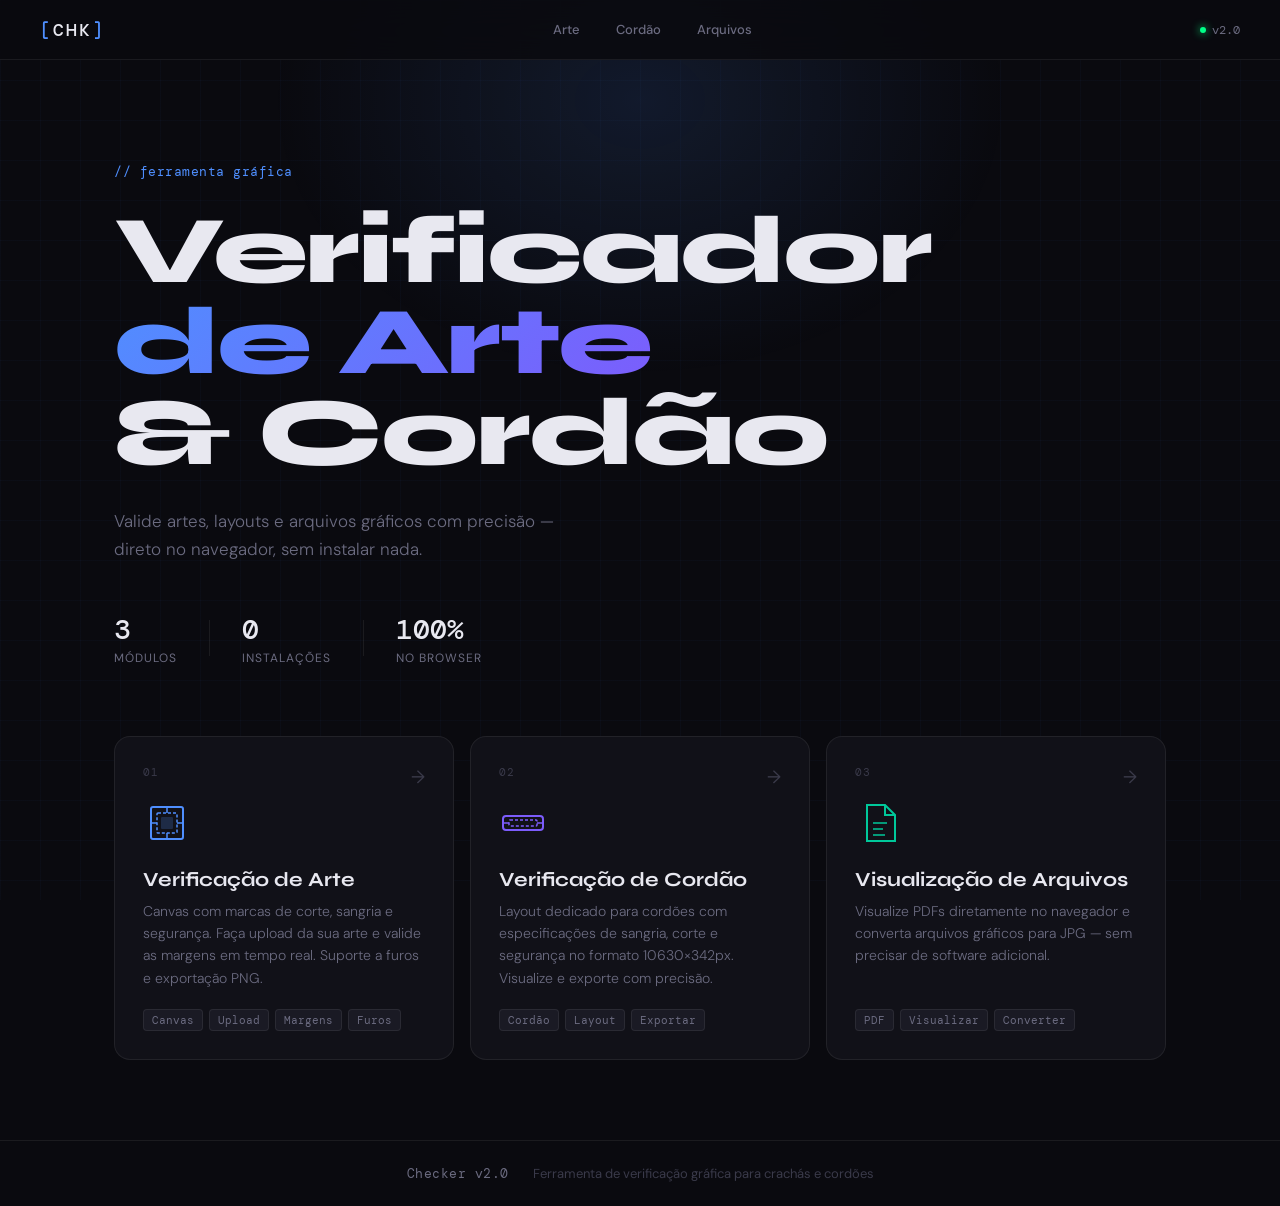
<file: index.html>
<!DOCTYPE html>
<html lang="pt-BR">
<head>
  <meta charset="UTF-8">
  <meta name="viewport" content="width=device-width, initial-scale=1.0">
  <title>Checker — Verificador Gráfico</title>
  <link rel="preconnect" href="https://fonts.googleapis.com">
  <link href="https://fonts.googleapis.com/css2?family=DM+Mono:wght@400;500&family=Syne:wght@700;800&family=DM+Sans:ital,wght@0,300;0,400;0,500;1,300&display=swap" rel="stylesheet">
  <link rel="stylesheet" href="index-style.css">
</head>
<body>
  <div class="bg-grid"></div>
  <div class="bg-glow"></div>

  <header>
    <div class="logo"><span class="logo-bracket">[</span>CHK<span class="logo-bracket">]</span></div>
    <nav>
      <a href="Checker_Documents/arte.html">Arte</a>
      <a href="Checker_Documents/cordao.html">Cordão</a>
      <a href="Checker_Documents/arquivo.html">Arquivos</a>
    </nav>
    <div class="header-tag"><span class="dot"></span>v2.0</div>
  </header>

  <main>
    <section class="hero">
      <div class="hero-label"><span class="mono">// ferramenta gráfica</span></div>
      <h1>Verificador<br><em>de Arte</em><br>&amp; Cordão</h1>
      <p class="hero-desc">Valide artes, layouts e arquivos gráficos com precisão — direto no navegador, sem instalar nada.</p>
      <div class="hero-stats">
        <div class="stat"><span class="stat-num">3</span><span class="stat-label">módulos</span></div>
        <div class="stat-div"></div>
        <div class="stat"><span class="stat-num">0</span><span class="stat-label">instalações</span></div>
        <div class="stat-div"></div>
        <div class="stat"><span class="stat-num">100%</span><span class="stat-label">no browser</span></div>
      </div>
    </section>

    <section class="cards">

      <a href="Checker_Documents/arte.html" class="card card--arte">
        <div class="card-num mono">01</div>
        <div class="card-icon">
          <svg viewBox="0 0 48 48" fill="none" xmlns="http://www.w3.org/2000/svg">
            <rect x="8" y="8" width="32" height="32" rx="2" stroke="currentColor" stroke-width="2"/>
            <rect x="14" y="14" width="20" height="20" rx="1" stroke="currentColor" stroke-width="1.5" stroke-dasharray="3 2"/>
            <rect x="18" y="18" width="12" height="12" rx="1" fill="currentColor" opacity="0.2"/>
            <line x1="24" y1="8" x2="24" y2="14" stroke="currentColor" stroke-width="1.5"/>
            <line x1="24" y1="34" x2="24" y2="40" stroke="currentColor" stroke-width="1.5"/>
            <line x1="8" y1="24" x2="14" y2="24" stroke="currentColor" stroke-width="1.5"/>
            <line x1="34" y1="24" x2="40" y2="24" stroke="currentColor" stroke-width="1.5"/>
          </svg>
        </div>
        <div class="card-content">
          <h2>Verificação de Arte</h2>
          <p>Canvas com marcas de corte, sangria e segurança. Faça upload da sua arte e valide as margens em tempo real. Suporte a furos e exportação PNG.</p>
        </div>
        <div class="card-tags">
          <span>Canvas</span><span>Upload</span><span>Margens</span><span>Furos</span>
        </div>
        <div class="card-arrow">→</div>
      </a>

      <a href="Checker_Documents/cordao.html" class="card card--cordao">
        <div class="card-num mono">02</div>
        <div class="card-icon">
          <svg viewBox="0 0 48 48" fill="none" xmlns="http://www.w3.org/2000/svg">
            <rect x="4" y="17" width="40" height="14" rx="3" stroke="currentColor" stroke-width="2"/>
            <rect x="10" y="21" width="28" height="6" rx="1" stroke="currentColor" stroke-width="1.5" stroke-dasharray="3 2"/>
            <line x1="4" y1="24" x2="10" y2="24" stroke="currentColor" stroke-width="1.5"/>
            <line x1="38" y1="24" x2="44" y2="24" stroke="currentColor" stroke-width="1.5"/>
          </svg>
        </div>
        <div class="card-content">
          <h2>Verificação de Cordão</h2>
          <p>Layout dedicado para cordões com especificações de sangria, corte e segurança no formato 10630×342px. Visualize e exporte com precisão.</p>
        </div>
        <div class="card-tags">
          <span>Cordão</span><span>Layout</span><span>Exportar</span>
        </div>
        <div class="card-arrow">→</div>
      </a>

      <a href="Checker_Documents/arquivo.html" class="card card--arquivo">
        <div class="card-num mono">03</div>
        <div class="card-icon">
          <svg viewBox="0 0 48 48" fill="none" xmlns="http://www.w3.org/2000/svg">
            <path d="M12 6H30L40 16V42H12V6Z" stroke="currentColor" stroke-width="2"/>
            <path d="M30 6V16H40" stroke="currentColor" stroke-width="2"/>
            <line x1="18" y1="24" x2="32" y2="24" stroke="currentColor" stroke-width="1.5"/>
            <line x1="18" y1="30" x2="28" y2="30" stroke="currentColor" stroke-width="1.5"/>
            <line x1="18" y1="36" x2="30" y2="36" stroke="currentColor" stroke-width="1.5"/>
          </svg>
        </div>
        <div class="card-content">
          <h2>Visualização de Arquivos</h2>
          <p>Visualize PDFs diretamente no navegador e converta arquivos gráficos para JPG — sem precisar de software adicional.</p>
        </div>
        <div class="card-tags">
          <span>PDF</span><span>Visualizar</span><span>Converter</span>
        </div>
        <div class="card-arrow">→</div>
      </a>

    </section>
  </main>

  <footer>
    <span class="mono">Checker v2.0</span>
    <span>Ferramenta de verificação gráfica para crachás e cordões</span>
  </footer>
</body>
</html>
</file>
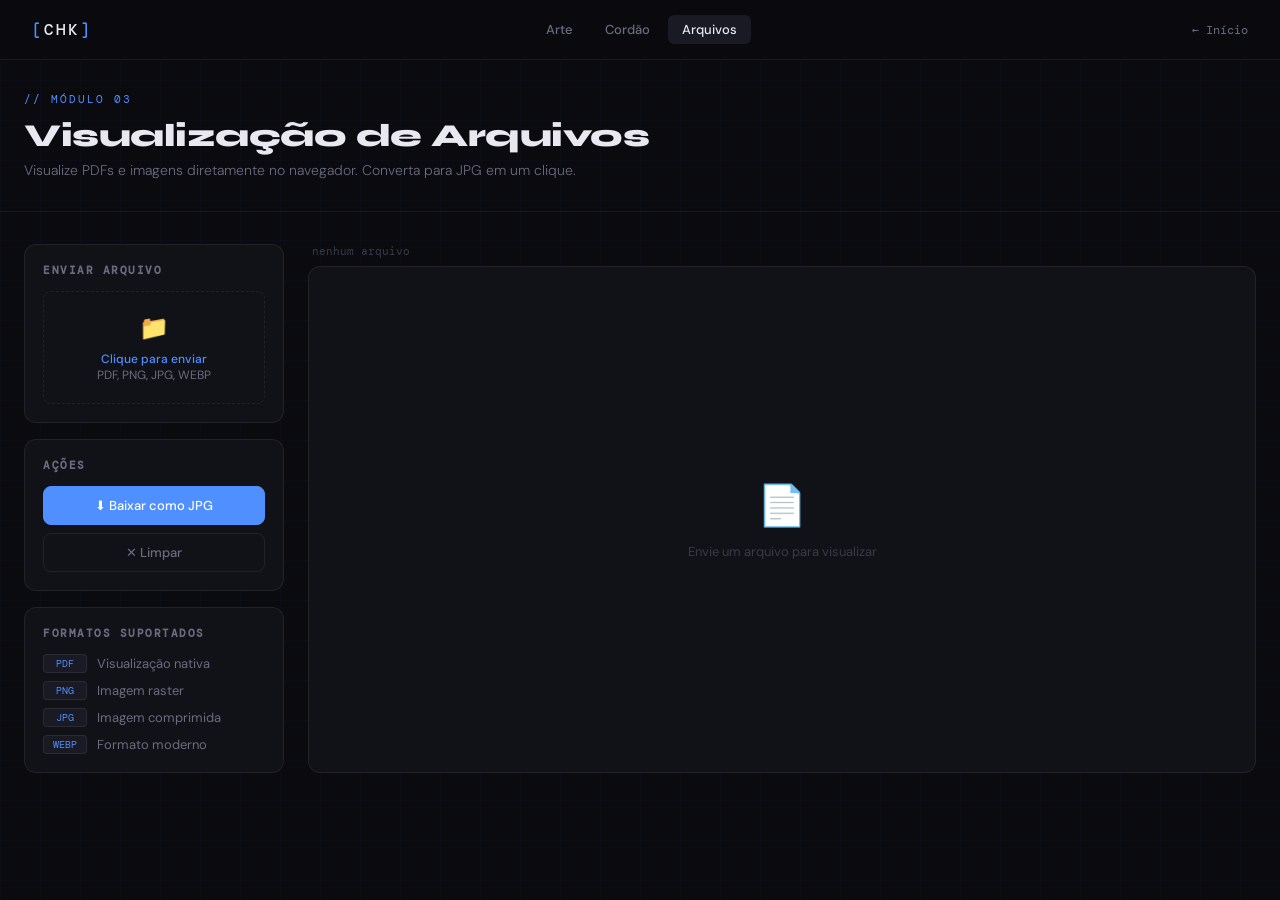
<file: Checker_Documents/arquivo.html>
<!DOCTYPE html>
<html lang="pt-BR">
<head>
  <meta charset="UTF-8">
  <meta name="viewport" content="width=device-width, initial-scale=1.0">
  <title>Visualização de Arquivos — Checker</title>
  <link rel="preconnect" href="https://fonts.googleapis.com">
  <link href="https://fonts.googleapis.com/css2?family=DM+Mono:wght@400;500&family=Syne:wght@700;800&family=DM+Sans:ital,wght@0,300;0,400;0,500;1,300&display=swap" rel="stylesheet">
  <link rel="stylesheet" href="shared.css">
  <link rel="stylesheet" href="arquivo.css">
</head>
<body>
  <div class="bg-grid"></div>

  <header>
    <a href="../index.html" class="logo"><span class="logo-bracket">[</span>CHK<span class="logo-bracket">]</span></a>
    <nav>
      <a href="arte.html">Arte</a>
      <a href="cordao.html">Cordão</a>
      <a href="arquivo.html" class="active">Arquivos</a>
    </nav>
    <a href="../index.html" class="header-back">← Início</a>
  </header>

  <div class="page-wrapper">
    <div class="page-header">
      <div class="page-tag">// módulo 03</div>
      <h1>Visualização de Arquivos</h1>
      <p>Visualize PDFs e imagens diretamente no navegador. Converta para JPG em um clique.</p>
    </div>

    <div class="workspace workspace--arquivo">

      <!-- Sidebar esquerda -->
      <div class="sidebar sidebar--arquivo">

        <div class="sidebar-block">
          <h3>Enviar Arquivo</h3>
          <div class="upload-zone" id="upload-zone">
            <input type="file" id="file-upload" accept=".pdf,image/*">
            <div class="upload-zone-icon">📁</div>
            <p><strong>Clique para enviar</strong><br>PDF, PNG, JPG, WEBP</p>
          </div>
          <div id="file-info" class="file-info" style="display:none">
            <span class="mono" id="file-name">—</span>
            <span class="mono" id="file-size" style="color:var(--text-dim)">—</span>
          </div>
        </div>

        <div class="sidebar-block">
          <h3>Ações</h3>
          <div style="display:flex;flex-direction:column;gap:8px">
            <button class="btn btn-primary" id="convert-file" disabled>⬇ Baixar como JPG</button>
            <button class="btn btn-ghost" id="clear-file" disabled>✕ Limpar</button>
          </div>
        </div>

        <div class="sidebar-block">
          <h3>Formatos suportados</h3>
          <div class="format-list">
            <div class="format-item"><span class="format-badge">PDF</span><span>Visualização nativa</span></div>
            <div class="format-item"><span class="format-badge">PNG</span><span>Imagem raster</span></div>
            <div class="format-item"><span class="format-badge">JPG</span><span>Imagem comprimida</span></div>
            <div class="format-item"><span class="format-badge">WEBP</span><span>Formato moderno</span></div>
          </div>
        </div>

      </div>

      <!-- Preview -->
      <div class="preview-outer">
        <div class="preview-toolbar">
          <span class="mono" style="font-size:11px;color:var(--text-dim)" id="preview-label">nenhum arquivo</span>
          <span class="status-badge status-ok" id="status-badge" style="display:none">ok</span>
        </div>
        <div class="preview-area" id="file-preview">
          <div class="preview-empty">
            <div class="preview-empty-icon">📄</div>
            <p>Envie um arquivo para visualizar</p>
          </div>
        </div>
      </div>

    </div>
  </div>

  <script src="visualizacao-arquivos.js"></script>
</body>
</html>
</file>
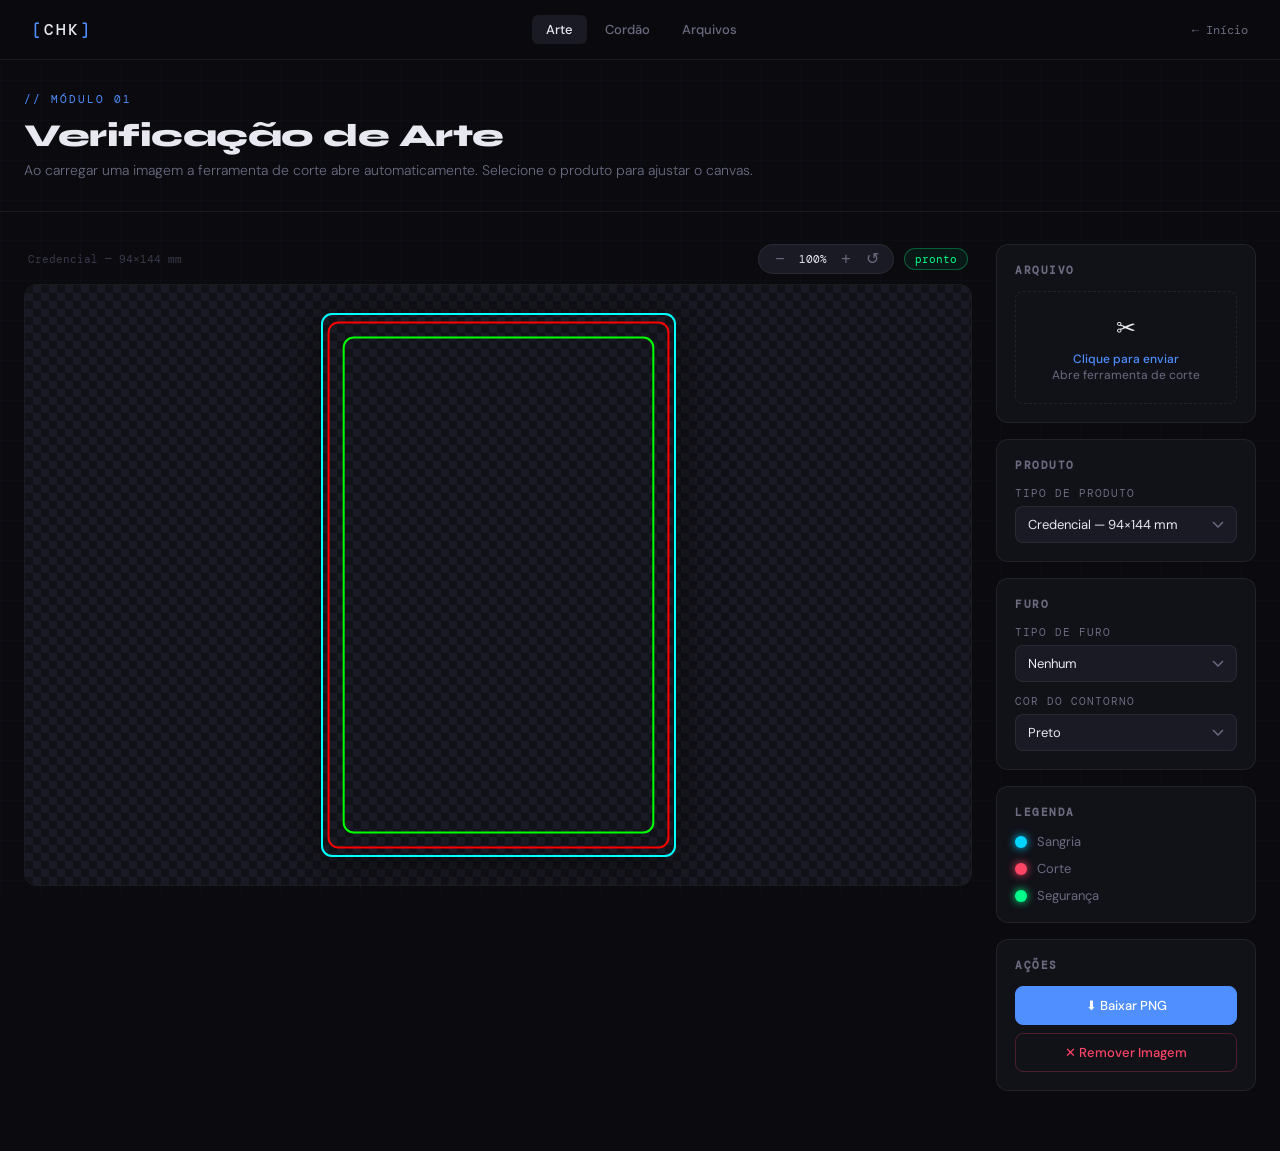
<file: Checker_Documents/arte.html>
<!DOCTYPE html>
<html lang="pt-BR">
<head>
  <meta charset="UTF-8">
  <meta name="viewport" content="width=device-width, initial-scale=1.0">
  <title>Verificação de Arte — Checker</title>
  <link rel="preconnect" href="https://fonts.googleapis.com">
  <link href="https://fonts.googleapis.com/css2?family=DM+Mono:wght@400;500&family=Syne:wght@700;800&family=DM+Sans:ital,wght@0,300;0,400;0,500;1,300&display=swap" rel="stylesheet">
  <link rel="stylesheet" href="shared.css">
  <link rel="stylesheet" href="arte.css">
</head>
<body>
<div class="bg-grid"></div>

<!-- ═══════════ CROP MODAL ═══════════ -->
<div id="crop-modal" class="crop-overlay">
  <div class="crop-box">
    <div class="crop-header">
      <div>
        <span class="crop-title">✂ Ferramenta de Corte</span>
        <p class="crop-hint">Arraste para selecionar a área da arte. Use o seletor para ajustar ao produto.</p>
      </div>
      <button id="crop-modal-close" class="crop-x">✕</button>
    </div>
    <div class="crop-prod-row">
      <label class="crop-prod-lbl">Ajustar ao produto:</label>
      <select id="crop-prod-sel">
        <option value="credencial">Credencial — 94×144 mm</option>
        <option value="cracha">Crachá — 57×88 mm</option>
        <option value="carteirinha">Carteirinha — 88×57 mm</option>
      </select>
    </div>
    <div class="crop-canvas-wrap">
      <canvas id="crop-canvas"></canvas>
    </div>
    <div class="crop-actions">
      <button id="crop-cancel"  class="btn btn-ghost">Cancelar</button>
      <button id="crop-confirm" class="btn btn-primary">✂ Aplicar Corte</button>
    </div>
  </div>
</div>
<!-- ══════════════════════════════════ -->

<header>
  <a href="../index.html" class="logo"><span class="logo-bracket">[</span>CHK<span class="logo-bracket">]</span></a>
  <nav>
    <a href="arte.html" class="active">Arte</a>
    <a href="cordao.html">Cordão</a>
    <a href="arquivo.html">Arquivos</a>
  </nav>
  <a href="../index.html" class="header-back">← Início</a>
</header>

<div class="page-wrapper">
  <div class="page-header">
    <div class="page-tag">// módulo 01</div>
    <h1>Verificação de Arte</h1>
    <p>Ao carregar uma imagem a ferramenta de corte abre automaticamente. Selecione o produto para ajustar o canvas.</p>
  </div>

  <div class="workspace">

    <!-- Canvas -->
    <div class="canvas-outer">
      <div class="canvas-toolbar">
        <span id="canvas-size-label" class="mono" style="font-size:11px;color:var(--text-dim)">Credencial — 94×144 mm</span>
        <div class="canvas-toolbar-right">
          <div class="zoom-bar">
            <button class="zoom-btn" id="zoom-out" title="Zoom −">−</button>
            <span id="zoom-label" class="mono zoom-num">100%</span>
            <button class="zoom-btn" id="zoom-in"  title="Zoom +">+</button>
            <button class="zoom-btn" id="zoom-reset" title="Reset zoom">↺</button>
          </div>
          <span class="status-badge status-ok" id="status-badge">pronto</span>
        </div>
      </div>
      <div class="canvas-scroll">
        <div class="canvas-pad">
          <canvas id="canvas"></canvas>
        </div>
      </div>
    </div>

    <!-- Sidebar -->
    <div class="sidebar">

      <div class="sidebar-block">
        <h3>Arquivo</h3>
        <div class="upload-zone">
          <input type="file" id="upload" accept="image/*">
          <div class="upload-zone-icon">✂</div>
          <p><strong>Clique para enviar</strong><br>Abre ferramenta de corte</p>
        </div>
      </div>

      <div class="sidebar-block">
        <h3>Produto</h3>
        <div class="field">
          <label for="productType">Tipo de produto</label>
          <select id="productType">
            <option value="credencial">Credencial — 94×144 mm</option>
            <option value="cracha">Crachá — 57×88 mm</option>
            <option value="carteirinha">Carteirinha — 88×57 mm</option>
          </select>
        </div>
      </div>

      <div class="sidebar-block">
        <h3>Furo</h3>
        <div class="field">
          <label for="holeType">Tipo de furo</label>
          <select id="holeType">
            <option value="none">Nenhum</option>
            <option value="ovalCenter">Ovoide Centralizado</option>
            <option value="ovalDouble">Ovoide Duplo</option>
            <option value="roundCenter">Redondo Centralizado</option>
            <option value="roundDouble">Redondo Duplo</option>
          </select>
        </div>
        <div class="field" style="margin-top:12px">
          <label for="borderColor">Cor do contorno</label>
          <select id="borderColor">
            <option value="black">Preto</option>
            <option value="white">Branco</option>
            <option value="red">Vermelho</option>
          </select>
        </div>
      </div>

      <div class="sidebar-block">
        <h3>Legenda</h3>
        <div class="legend">
          <div class="legend-item"><div class="legend-dot" style="background:#00d4ff;color:#00d4ff"></div><span>Sangria</span></div>
          <div class="legend-item"><div class="legend-dot" style="background:#ff4466;color:#ff4466"></div><span>Corte</span></div>
          <div class="legend-item"><div class="legend-dot" style="background:#00ff88;color:#00ff88"></div><span>Segurança</span></div>
        </div>
      </div>

      <div class="sidebar-block">
        <h3>Ações</h3>
        <div style="display:flex;flex-direction:column;gap:8px">
          <button class="btn btn-primary" id="download-canvas">⬇ Baixar PNG</button>
          <button class="btn btn-danger"  id="delete-image">✕ Remover Imagem</button>
        </div>
      </div>

    </div><!-- /sidebar -->
  </div><!-- /workspace -->
</div>

<script src="script.js"></script>
</body>
</html>
</file>
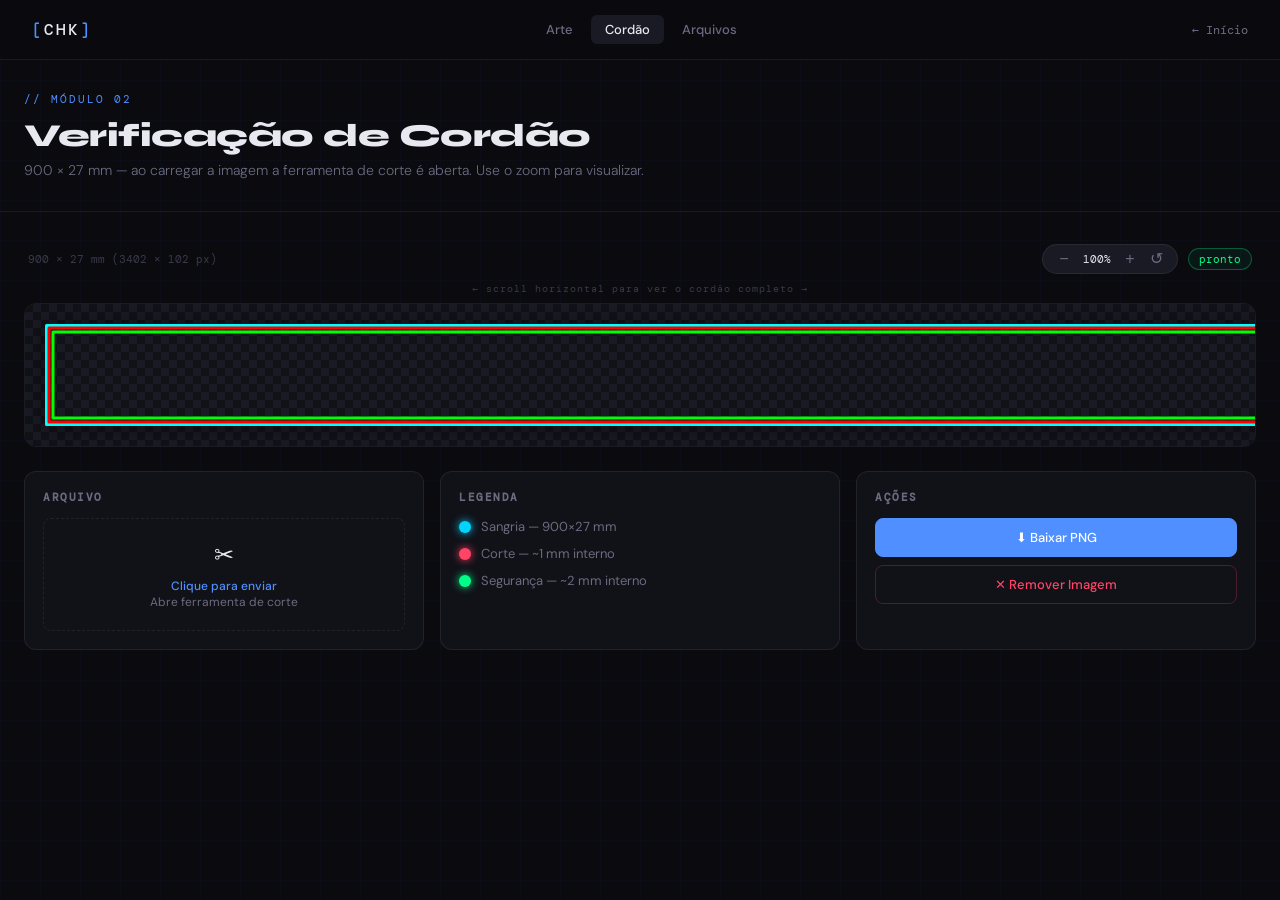
<file: Checker_Documents/cordao.html>
<!DOCTYPE html>
<html lang="pt-BR">
<head>
  <meta charset="UTF-8">
  <meta name="viewport" content="width=device-width, initial-scale=1.0">
  <title>Verificação de Cordão — Checker</title>
  <link rel="preconnect" href="https://fonts.googleapis.com">
  <link href="https://fonts.googleapis.com/css2?family=DM+Mono:wght@400;500&family=Syne:wght@700;800&family=DM+Sans:ital,wght@0,300;0,400;0,500;1,300&display=swap" rel="stylesheet">
  <link rel="stylesheet" href="shared.css">
  <link rel="stylesheet" href="cordao.css">
</head>
<body>
<div class="bg-grid"></div>

<!-- ═══════════ CROP MODAL ═══════════ -->
<div id="crop-modal" class="crop-overlay">
  <div class="crop-box">
    <div class="crop-header">
      <div>
        <span class="crop-title">✂ Ferramenta de Corte</span>
        <p class="crop-hint">Arraste para selecionar a área do cordão. A seleção será esticada para 900×27mm.</p>
      </div>
      <button id="crop-modal-close" class="crop-x">✕</button>
    </div>
    <div class="crop-canvas-wrap">
      <canvas id="crop-canvas"></canvas>
    </div>
    <div class="crop-actions">
      <button id="crop-cancel"  class="btn btn-ghost">Cancelar</button>
      <button id="crop-confirm" class="btn btn-primary">✂ Aplicar Corte</button>
    </div>
  </div>
</div>
<!-- ══════════════════════════════════ -->

<header>
  <a href="../index.html" class="logo"><span class="logo-bracket">[</span>CHK<span class="logo-bracket">]</span></a>
  <nav>
    <a href="arte.html">Arte</a>
    <a href="cordao.html" class="active">Cordão</a>
    <a href="arquivo.html">Arquivos</a>
  </nav>
  <a href="../index.html" class="header-back">← Início</a>
</header>

<div class="page-wrapper">
  <div class="page-header">
    <div class="page-tag">// módulo 02</div>
    <h1>Verificação de Cordão</h1>
    <p>900 × 27 mm — ao carregar a imagem a ferramenta de corte é aberta. Use o zoom para visualizar.</p>
  </div>

  <div class="workspace workspace--cordao">
    <div class="canvas-outer">
      <div class="canvas-toolbar">
        <span id="canvas-size-label" class="mono" style="font-size:11px;color:var(--text-dim)">900 × 27 mm</span>
        <div class="canvas-toolbar-right">
          <div class="zoom-bar">
            <button class="zoom-btn" id="zoom-out">−</button>
            <span id="zoom-label" class="mono zoom-num">100%</span>
            <button class="zoom-btn" id="zoom-in">+</button>
            <button class="zoom-btn" id="zoom-reset">↺</button>
          </div>
          <span class="status-badge status-ok" id="status-badge">pronto</span>
        </div>
      </div>
      <div class="canvas-hint mono">← scroll horizontal para ver o cordão completo →</div>
      <div class="canvas-scroll">
        <div class="canvas-pad">
          <canvas id="canvas" width="3402" height="102"></canvas>
        </div>
      </div>
    </div>

    <div class="sidebar">
      <div class="sidebar-block">
        <h3>Arquivo</h3>
        <div class="upload-zone">
          <input type="file" id="upload" accept="image/*">
          <div class="upload-zone-icon">✂</div>
          <p><strong>Clique para enviar</strong><br>Abre ferramenta de corte</p>
        </div>
      </div>
      <div class="sidebar-block">
        <h3>Legenda</h3>
        <div class="legend">
          <div class="legend-item"><div class="legend-dot" style="background:#00d4ff;color:#00d4ff"></div><span>Sangria — 900×27 mm</span></div>
          <div class="legend-item"><div class="legend-dot" style="background:#ff4466;color:#ff4466"></div><span>Corte — ~1 mm interno</span></div>
          <div class="legend-item"><div class="legend-dot" style="background:#00ff88;color:#00ff88"></div><span>Segurança — ~2 mm interno</span></div>
        </div>
      </div>
      <div class="sidebar-block">
        <h3>Ações</h3>
        <div style="display:flex;flex-direction:column;gap:8px">
          <button class="btn btn-primary" id="download-canvas">⬇ Baixar PNG</button>
          <button class="btn btn-danger"  id="delete-image">✕ Remover Imagem</button>
        </div>
      </div>
    </div>
  </div>
</div>

<script src="verificacao-cordao.js"></script>
</body>
</html>
</file>
<file: index-style.css>
/* =============================================
   CHECKER v2.0 — index-style.css
   (importa shared-base.css e adiciona home)
   ============================================= */

/* ---------- reset & tokens ---------- */
:root {
  --bg: #0a0a0f;
  --surface: #111118;
  --surface2: #1a1a24;
  --border: rgba(255,255,255,0.07);
  --border-hover: rgba(255,255,255,0.15);
  --text: #e8e8f0;
  --text-muted: #6b6b80;
  --text-dim: #3a3a4a;
  --accent: #4f8fff;
  --accent2: #7c5cfc;
  --green: #00ff88;
  --card-arte: #4f8fff;
  --card-cordao: #7c5cfc;
  --card-arquivo: #00c89a;
  --font-display: 'Syne', sans-serif;
  --font-body: 'DM Sans', sans-serif;
  --font-mono: 'DM Mono', monospace;
  --radius: 16px;
  --radius-sm: 8px;
}
*, *::before, *::after { box-sizing: border-box; margin: 0; padding: 0; }
html { scroll-behavior: smooth; }
body {
  font-family: var(--font-body);
  background-color: var(--bg);
  color: var(--text);
  min-height: 100vh;
  overflow-x: hidden;
}

/* ---------- background ---------- */
.bg-grid {
  position: fixed; inset: 0; z-index: 0;
  background-image:
    linear-gradient(rgba(79,143,255,0.03) 1px, transparent 1px),
    linear-gradient(90deg, rgba(79,143,255,0.03) 1px, transparent 1px);
  background-size: 40px 40px;
  pointer-events: none;
}
.bg-glow {
  position: fixed; top: -200px; left: 50%; transform: translateX(-50%);
  width: 800px; height: 600px; z-index: 0;
  background: radial-gradient(ellipse at center, rgba(79,143,255,0.12) 0%, transparent 65%);
  pointer-events: none;
}

/* ---------- header ---------- */
header {
  position: fixed; top: 0; left: 0; right: 0; z-index: 100;
  display: flex; align-items: center; justify-content: space-between;
  padding: 0 40px; height: 60px;
  background: rgba(10,10,15,0.85);
  backdrop-filter: blur(16px);
  border-bottom: 1px solid var(--border);
}
.logo {
  font-family: var(--font-mono); font-size: 18px; font-weight: 500;
  color: var(--text); letter-spacing: 2px; text-decoration: none;
}
.logo-bracket { color: var(--accent); }
header nav { display: flex; gap: 4px; }
header nav a {
  font-size: 13px; font-weight: 500; color: var(--text-muted);
  text-decoration: none; padding: 6px 16px; border-radius: 6px;
  transition: color 0.2s, background 0.2s;
}
header nav a:hover { color: var(--text); background: var(--surface2); }
.header-tag {
  font-family: var(--font-mono); font-size: 12px; color: var(--text-muted);
  display: flex; align-items: center; gap: 6px;
}
.dot {
  width: 6px; height: 6px; border-radius: 50%;
  background: var(--green); box-shadow: 0 0 8px var(--green);
  animation: pulse 2s ease-in-out infinite;
}
@keyframes pulse { 0%,100%{opacity:1} 50%{opacity:.4} }

/* ---------- main ---------- */
main {
  position: relative; z-index: 1;
  padding: 100px 24px 80px;
  max-width: 1100px; margin: 0 auto;
}
.mono { font-family: var(--font-mono); font-size: 13px; color: var(--accent); letter-spacing: .5px; }

/* ---------- hero ---------- */
.hero { padding: 60px 0 70px; animation: fadeUp .7s both; }
.hero-label { margin-bottom: 24px; }
.hero h1 {
  font-family: var(--font-display); font-size: clamp(52px,8vw,96px);
  font-weight: 800; line-height: .95; letter-spacing: -2px;
  color: var(--text); margin-bottom: 28px;
}
.hero h1 em {
  font-style: normal;
  background: linear-gradient(135deg, var(--accent), var(--accent2));
  -webkit-background-clip: text; -webkit-text-fill-color: transparent; background-clip: text;
}
.hero-desc { font-size: 17px; font-weight: 300; color: var(--text-muted); max-width: 480px; line-height: 1.65; margin-bottom: 48px; }
.hero-stats { display: flex; align-items: center; gap: 32px; animation: fadeUp .8s .3s both; }
.stat { display: flex; flex-direction: column; gap: 2px; }
.stat-num { font-family: var(--font-mono); font-size: 28px; font-weight: 500; color: var(--text); }
.stat-label { font-size: 12px; color: var(--text-muted); text-transform: uppercase; letter-spacing: 1px; }
.stat-div { width: 1px; height: 36px; background: var(--border); }

/* ---------- cards ---------- */
.cards { display: grid; grid-template-columns: repeat(3,1fr); gap: 16px; }
.card {
  position: relative; display: flex; flex-direction: column; gap: 20px;
  padding: 28px; background: var(--surface); border: 1px solid var(--border);
  border-radius: var(--radius); text-decoration: none; color: var(--text);
  overflow: hidden; transition: border-color .3s, transform .3s, box-shadow .3s;
  animation: fadeUp .6s both;
}
.card:nth-child(1){animation-delay:.1s} .card:nth-child(2){animation-delay:.2s} .card:nth-child(3){animation-delay:.3s}
.card::before {
  content:''; position:absolute; inset:0;
  background: linear-gradient(135deg, var(--card-color,transparent) 0%, transparent 60%);
  opacity:0; transition:opacity .3s;
}
.card:hover::before { opacity:.06; }
.card--arte   { --card-color: var(--card-arte); }
.card--cordao { --card-color: var(--card-cordao); }
.card--arquivo{ --card-color: var(--card-arquivo); }
.card:hover { border-color: var(--border-hover); transform: translateY(-4px); box-shadow: 0 20px 60px rgba(0,0,0,.4); }
.card-num { font-size: 11px; color: var(--text-dim); letter-spacing: 1px; font-family: var(--font-mono); }
.card-icon { width: 48px; height: 48px; color: var(--card-color,var(--accent)); transition: transform .3s; }
.card:hover .card-icon { transform: scale(1.1); }
.card-content h2 { font-family: var(--font-display); font-size: 20px; font-weight: 700; color: var(--text); margin-bottom: 8px; }
.card-content p { font-size: 14px; color: var(--text-muted); line-height: 1.6; font-weight: 300; }
.card-tags { display: flex; flex-wrap: wrap; gap: 6px; margin-top: auto; }
.card-tags span { font-family: var(--font-mono); font-size: 11px; color: var(--text-muted); background: var(--surface2); border: 1px solid var(--border); padding: 3px 8px; border-radius: 4px; }
.card-arrow { position: absolute; top: 28px; right: 28px; font-size: 18px; color: var(--text-dim); transition: color .3s, transform .3s; }
.card:hover .card-arrow { color: var(--text-muted); transform: translate(3px,-3px); }

/* ---------- footer ---------- */
footer { position: relative; z-index: 1; display: flex; align-items: center; justify-content: center; gap: 24px; padding: 24px; border-top: 1px solid var(--border); font-size: 13px; color: var(--text-dim); }
footer .mono { color: var(--text-muted); }

/* ---------- animations ---------- */
@keyframes fadeUp { from{opacity:0;transform:translateY(24px)} to{opacity:1;transform:translateY(0)} }

/* ---------- responsive ---------- */
@media(max-width:900px){ .cards{grid-template-columns:1fr} header{padding:0 20px} .header-tag{display:none} }
@media(max-width:600px){ header nav a{padding:6px 10px;font-size:12px} .hero h1{font-size:44px} .hero-stats{gap:20px} .stat-num{font-size:22px} }
</file>
<file: Checker_Documents/shared.css>
/* =============================================
   CHECKER v2.0 — shared.css
   Tokens e componentes compartilhados
   ============================================= */
:root {
  --bg: #0a0a0f;
  --surface: #111118;
  --surface2: #1a1a24;
  --surface3: #22222e;
  --border: rgba(255,255,255,0.07);
  --border-hover: rgba(255,255,255,0.14);
  --text: #e8e8f0;
  --text-muted: #6b6b80;
  --text-dim: #3a3a4a;
  --accent: #4f8fff;
  --accent2: #7c5cfc;
  --cyan: #00d4ff;
  --green: #00ff88;
  --red: #ff4466;
  --font-display: 'Syne', sans-serif;
  --font-body: 'DM Sans', sans-serif;
  --font-mono: 'DM Mono', monospace;
  --radius: 12px;
  --radius-sm: 8px;
  --header-h: 60px;
}
*,*::before,*::after{box-sizing:border-box;margin:0;padding:0}
html{scroll-behavior:smooth}
body{font-family:var(--font-body);background:var(--bg);color:var(--text);min-height:100vh}

/* bg */
.bg-grid{
  position:fixed;inset:0;z-index:0;pointer-events:none;
  background-image:linear-gradient(rgba(79,143,255,0.03) 1px,transparent 1px),linear-gradient(90deg,rgba(79,143,255,0.03) 1px,transparent 1px);
  background-size:40px 40px;
}

/* header */
header{
  position:fixed;top:0;left:0;right:0;z-index:100;
  display:flex;align-items:center;justify-content:space-between;
  padding:0 32px;height:var(--header-h);
  background:rgba(10,10,15,0.9);backdrop-filter:blur(16px);
  border-bottom:1px solid var(--border);
}
.logo{font-family:var(--font-mono);font-size:16px;font-weight:500;color:var(--text);letter-spacing:2px;text-decoration:none}
.logo-bracket{color:var(--accent)}
header nav{display:flex;gap:4px}
header nav a{font-size:13px;font-weight:500;color:var(--text-muted);text-decoration:none;padding:6px 14px;border-radius:6px;transition:color .2s,background .2s}
header nav a:hover,header nav a.active{color:var(--text);background:var(--surface2)}
.header-back{font-family:var(--font-mono);font-size:12px;color:var(--text-muted);text-decoration:none;display:flex;align-items:center;gap:6px;transition:color .2s}
.header-back:hover{color:var(--text)}

/* layout */
.page-wrapper{position:relative;z-index:1;padding-top:calc(var(--header-h) + 32px);padding-bottom:60px;min-height:100vh}
.page-header{max-width:1300px;margin:0 auto;padding:0 24px 32px;border-bottom:1px solid var(--border);margin-bottom:32px}
.page-header .page-tag{font-family:var(--font-mono);font-size:11px;color:var(--accent);text-transform:uppercase;letter-spacing:2px;margin-bottom:10px}
.page-header h1{font-family:var(--font-display);font-size:32px;font-weight:800;letter-spacing:-.5px}
.page-header p{font-size:14px;color:var(--text-muted);margin-top:6px;font-weight:300}

/* workspace */
.workspace{max-width:1300px;margin:0 auto;padding:0 24px;display:flex;gap:24px;align-items:flex-start}

/* sidebar */
.sidebar{flex:0 0 260px;display:flex;flex-direction:column;gap:16px}
.sidebar-block{background:var(--surface);border:1px solid var(--border);border-radius:var(--radius);padding:18px}
.sidebar-block h3{font-family:var(--font-mono);font-size:11px;color:var(--text-muted);text-transform:uppercase;letter-spacing:1.5px;margin-bottom:14px}

/* legend */
.legend{display:flex;flex-direction:column;gap:10px}
.legend-item{display:flex;align-items:center;gap:10px}
.legend-dot{width:12px;height:12px;border-radius:50%;flex-shrink:0;box-shadow:0 0 8px currentColor}
.legend-item span{font-size:13px;color:var(--text-muted)}

/* form */
.field{display:flex;flex-direction:column;gap:6px}
.field label{font-family:var(--font-mono);font-size:11px;color:var(--text-muted);text-transform:uppercase;letter-spacing:1px}
select{
  width:100%;background:var(--surface2);border:1px solid var(--border);border-radius:var(--radius-sm);
  color:var(--text);font-family:var(--font-body);font-size:13px;padding:9px 32px 9px 12px;
  cursor:pointer;outline:none;transition:border-color .2s;appearance:none;-webkit-appearance:none;
  background-image:url("data:image/svg+xml,%3Csvg xmlns='http://www.w3.org/2000/svg' width='12' height='8' viewBox='0 0 12 8'%3E%3Cpath d='M1 1l5 5 5-5' stroke='%236b6b80' stroke-width='1.5' fill='none'/%3E%3C/svg%3E");
  background-repeat:no-repeat;background-position:right 12px center;
}
select:focus{border-color:var(--accent)}
select option{background:var(--surface2)}

/* buttons */
.btn{display:flex;align-items:center;justify-content:center;gap:8px;width:100%;padding:10px 16px;font-family:var(--font-body);font-size:13px;font-weight:500;border:1px solid var(--border);border-radius:var(--radius-sm);cursor:pointer;transition:background .2s,border-color .2s,color .2s;text-decoration:none}
.btn-primary{background:var(--accent);border-color:var(--accent);color:#fff}
.btn-primary:hover{background:#3a78ff;border-color:#3a78ff}
.btn-ghost{background:transparent;color:var(--text-muted)}
.btn-ghost:hover{background:var(--surface2);border-color:var(--border-hover);color:var(--text)}
.btn-danger{background:transparent;color:var(--red);border-color:rgba(255,68,102,0.25)}
.btn-danger:hover{background:rgba(255,68,102,0.1);border-color:var(--red)}

/* upload zone */
.upload-zone{border:1px dashed var(--border);border-radius:var(--radius-sm);padding:20px;text-align:center;cursor:pointer;transition:border-color .2s,background .2s;position:relative}
.upload-zone:hover{border-color:var(--accent);background:rgba(79,143,255,0.04)}
.upload-zone input[type="file"]{position:absolute;inset:0;opacity:0;cursor:pointer;width:100%;height:100%}
.upload-zone-icon{font-size:24px;margin-bottom:8px}
.upload-zone p{font-size:12px;color:var(--text-muted)}
.upload-zone strong{color:var(--accent);font-weight:500}

/* status badge */
.status-badge{font-family:var(--font-mono);font-size:11px;padding:3px 10px;border-radius:20px;border:1px solid}
.status-ok{color:var(--green);border-color:rgba(0,255,136,0.3);background:rgba(0,255,136,0.06)}
.status-warn{color:#ffb800;border-color:rgba(255,184,0,0.3);background:rgba(255,184,0,0.06)}

/* mono util */
.mono{font-family:var(--font-mono)}

/* animations */
@keyframes fadeUp{from{opacity:0;transform:translateY(16px)}to{opacity:1;transform:translateY(0)}}
.page-header{animation:fadeUp .5s both}
.workspace{animation:fadeUp .5s .1s both}
</file>
<file: Checker_Documents/arquivo.css>
/* arquivo.css — estilos específicos da visualização de arquivos */

.workspace--arquivo {
  align-items: stretch;
}

.sidebar--arquivo {
  flex: 0 0 260px;
}

.file-info {
  margin-top: 12px;
  display: flex;
  flex-direction: column;
  gap: 2px;
  padding: 10px 12px;
  background: var(--surface2);
  border-radius: var(--radius-sm);
  border: 1px solid var(--border);
}
.file-info span { font-size: 12px; overflow: hidden; text-overflow: ellipsis; white-space: nowrap; }

.format-list {
  display: flex;
  flex-direction: column;
  gap: 8px;
}
.format-item {
  display: flex;
  align-items: center;
  gap: 10px;
  font-size: 13px;
  color: var(--text-muted);
}
.format-badge {
  font-family: var(--font-mono);
  font-size: 10px;
  background: var(--surface2);
  border: 1px solid var(--border);
  padding: 2px 7px;
  border-radius: 4px;
  color: var(--accent);
  flex-shrink: 0;
  width: 44px;
  text-align: center;
}

/* Preview */
.preview-outer {
  flex: 1;
  min-width: 0;
  display: flex;
  flex-direction: column;
  gap: 8px;
}

.preview-toolbar {
  display: flex;
  align-items: center;
  justify-content: space-between;
  padding: 0 4px;
}

.preview-area {
  flex: 1;
  background: var(--surface);
  border: 1px solid var(--border);
  border-radius: var(--radius);
  overflow: hidden;
  min-height: 500px;
  display: flex;
  align-items: center;
  justify-content: center;
}

.preview-empty {
  text-align: center;
  color: var(--text-dim);
}
.preview-empty-icon { font-size: 40px; margin-bottom: 12px; }
.preview-empty p { font-size: 13px; }

.preview-area iframe {
  width: 100%;
  height: 100%;
  min-height: 500px;
  border: none;
  display: block;
}

.preview-area img {
  max-width: 100%;
  max-height: 600px;
  object-fit: contain;
  display: block;
  margin: auto;
  padding: 16px;
}

@media (max-width: 900px) {
  .workspace--arquivo {
    flex-direction: column;
  }
  .sidebar--arquivo {
    flex: none;
    width: 100%;
  }
  .preview-area {
    min-height: 360px;
  }
}
</file>
<file: Checker_Documents/arte.css>
/* arte.css v2.2 */

/* ── canvas area ── */
.canvas-outer { flex:1; min-width:0; display:flex; flex-direction:column; gap:10px; }
.canvas-toolbar { display:flex; align-items:center; justify-content:space-between; padding:0 4px; }
.canvas-toolbar-right { display:flex; align-items:center; gap:10px; flex-wrap:wrap; }

/* ── zoom bar ── */
.zoom-bar {
  display:flex; align-items:center; gap:4px;
  background:var(--surface2); border:1px solid var(--border);
  border-radius:20px; padding:3px 10px;
}
.zoom-btn {
  background:none; border:none; cursor:pointer; color:var(--text-muted);
  font-size:16px; line-height:1; width:22px; height:22px;
  display:flex; align-items:center; justify-content:center;
  border-radius:50%; transition:background .15s,color .15s;
}
.zoom-btn:hover { background:var(--surface3); color:var(--text); }
.zoom-num { font-size:11px; color:var(--text); min-width:36px; text-align:center; }

/* ── canvas scroll container ── */
.canvas-scroll {
  overflow:auto; border-radius:var(--radius); border:1px solid var(--border);
  max-height:72vh;
  scrollbar-width:thin; scrollbar-color:var(--surface3) transparent;
}
.canvas-scroll::-webkit-scrollbar { width:6px; height:6px; }
.canvas-scroll::-webkit-scrollbar-thumb { background:var(--surface3); border-radius:4px; }

.canvas-pad {
  display:inline-flex; align-items:center; justify-content:center;
  padding:28px; min-width:100%; min-height:200px;
  background:repeating-conic-gradient(#1a1a24 0% 25%,#111118 0% 50%) 0 0/16px 16px;
}
#canvas {
  display:block;
  box-shadow:0 4px 40px rgba(0,0,0,.6);
  /* width/height set by JS zoom */
}

/* ═══════════════════════════════
   CROP MODAL
   ═══════════════════════════════ */
.crop-overlay {
  position:fixed; inset:0; z-index:9999;
  background:rgba(0,0,0,.78);
  backdrop-filter:blur(8px);
  display:none; align-items:center; justify-content:center;
}
.crop-overlay.open { display:flex; }

.crop-box {
  background:var(--surface);
  border:1px solid var(--border-hover);
  border-radius:16px;
  padding:24px;
  max-width:min(96vw, 1020px);
  max-height:92vh;
  overflow-y:auto;
  display:flex; flex-direction:column; gap:16px;
  box-shadow:0 32px 100px rgba(0,0,0,.7);
  animation:cropIn .2s both;
}
@keyframes cropIn { from{opacity:0;transform:scale(.96)} to{opacity:1;transform:scale(1)} }

.crop-header { display:flex; align-items:flex-start; justify-content:space-between; gap:16px; }
.crop-title { font-family:var(--font-display); font-size:20px; font-weight:800; color:var(--text); }
.crop-hint { font-size:13px; color:var(--text-muted); margin-top:4px; line-height:1.5; }
.crop-x {
  background:none; border:none; cursor:pointer; color:var(--text-muted);
  font-size:18px; width:30px; height:30px; border-radius:50%; flex-shrink:0;
  display:flex; align-items:center; justify-content:center;
  transition:background .15s,color .15s;
}
.crop-x:hover { background:var(--surface3); color:var(--text); }

.crop-prod-row { display:flex; align-items:center; gap:12px; }
.crop-prod-lbl { font-family:var(--font-mono); font-size:11px; color:var(--text-muted); white-space:nowrap; text-transform:uppercase; letter-spacing:1px; }
.crop-prod-row select { flex:1; max-width:260px; }

.crop-canvas-wrap {
  border-radius:var(--radius-sm); border:1px solid var(--border);
  background:#000; overflow:auto; cursor:crosshair;
  max-height:54vh;
}
#crop-canvas { display:block; cursor:crosshair; max-width:100%; }

.crop-actions { display:flex; gap:10px; justify-content:flex-end; }
.crop-actions .btn { width:auto; min-width:130px; }

/* ── responsive ── */
@media(max-width:900px){
  .workspace { flex-direction:column; align-items:stretch; }
  .sidebar { width:100%; flex:none; }
}
</file>
<file: Checker_Documents/cordao.css>
/* cordao.css v2.2 */

.workspace--cordao { flex-direction: column; }

.canvas-outer { width:100%; display:flex; flex-direction:column; gap:8px; }
.canvas-toolbar { display:flex; align-items:center; justify-content:space-between; padding:0 4px; }
.canvas-toolbar-right { display:flex; align-items:center; gap:10px; }

/* zoom bar (compartilhado visualmente com arte) */
.zoom-bar {
  display:flex; align-items:center; gap:4px;
  background:var(--surface2); border:1px solid var(--border);
  border-radius:20px; padding:3px 10px;
}
.zoom-btn {
  background:none; border:none; cursor:pointer; color:var(--text-muted);
  font-size:16px; line-height:1; width:22px; height:22px;
  display:flex; align-items:center; justify-content:center;
  border-radius:50%; transition:background .15s,color .15s;
}
.zoom-btn:hover { background:var(--surface3); color:var(--text); }
.zoom-num { font-size:11px; color:var(--text); min-width:36px; text-align:center; }

.canvas-hint { font-size:10px; color:var(--text-dim); text-align:center; letter-spacing:1px; }

.canvas-scroll {
  width:100%; overflow-x:auto; overflow-y:hidden;
  border-radius:var(--radius); border:1px solid var(--border);
  scrollbar-width:thin; scrollbar-color:var(--surface3) transparent;
}
.canvas-scroll::-webkit-scrollbar { height:6px; }
.canvas-scroll::-webkit-scrollbar-thumb { background:var(--surface3); border-radius:4px; }

.canvas-pad {
  display:inline-flex; padding:20px;
  background:repeating-conic-gradient(#1a1a24 0% 25%,#111118 0% 50%) 0 0/16px 16px;
}
#canvas { display:block; box-shadow:0 2px 20px rgba(0,0,0,.5); }

/* crop modal (mesmo estilo de arte.css) */
.crop-overlay {
  position:fixed; inset:0; z-index:9999;
  background:rgba(0,0,0,.78); backdrop-filter:blur(8px);
  display:none; align-items:center; justify-content:center;
}
.crop-overlay.open { display:flex; }
.crop-box {
  background:var(--surface); border:1px solid var(--border-hover);
  border-radius:16px; padding:24px;
  max-width:min(96vw,1040px); max-height:92vh; overflow-y:auto;
  display:flex; flex-direction:column; gap:16px;
  box-shadow:0 32px 100px rgba(0,0,0,.7);
  animation:cropIn .2s both;
}
@keyframes cropIn { from{opacity:0;transform:scale(.96)} to{opacity:1;transform:scale(1)} }
.crop-header { display:flex; align-items:flex-start; justify-content:space-between; gap:16px; }
.crop-title  { font-family:var(--font-display); font-size:20px; font-weight:800; color:var(--text); }
.crop-hint   { font-size:13px; color:var(--text-muted); margin-top:4px; line-height:1.5; }
.crop-x { background:none; border:none; cursor:pointer; color:var(--text-muted); font-size:18px; width:30px; height:30px; border-radius:50%; flex-shrink:0; display:flex; align-items:center; justify-content:center; transition:background .15s,color .15s; }
.crop-x:hover { background:var(--surface3); color:var(--text); }
.crop-canvas-wrap { border-radius:var(--radius-sm); border:1px solid var(--border); background:#000; overflow:auto; cursor:crosshair; max-height:54vh; }
#crop-canvas { display:block; cursor:crosshair; max-width:100%; }
.crop-actions { display:flex; gap:10px; justify-content:flex-end; }
.crop-actions .btn { width:auto; min-width:130px; }

/* sidebar horizontal em telas grandes */
@media(min-width:900px) {
  .sidebar { flex-direction:row; flex:none; width:100%; }
  .sidebar .sidebar-block { flex:1; }
}
</file>
